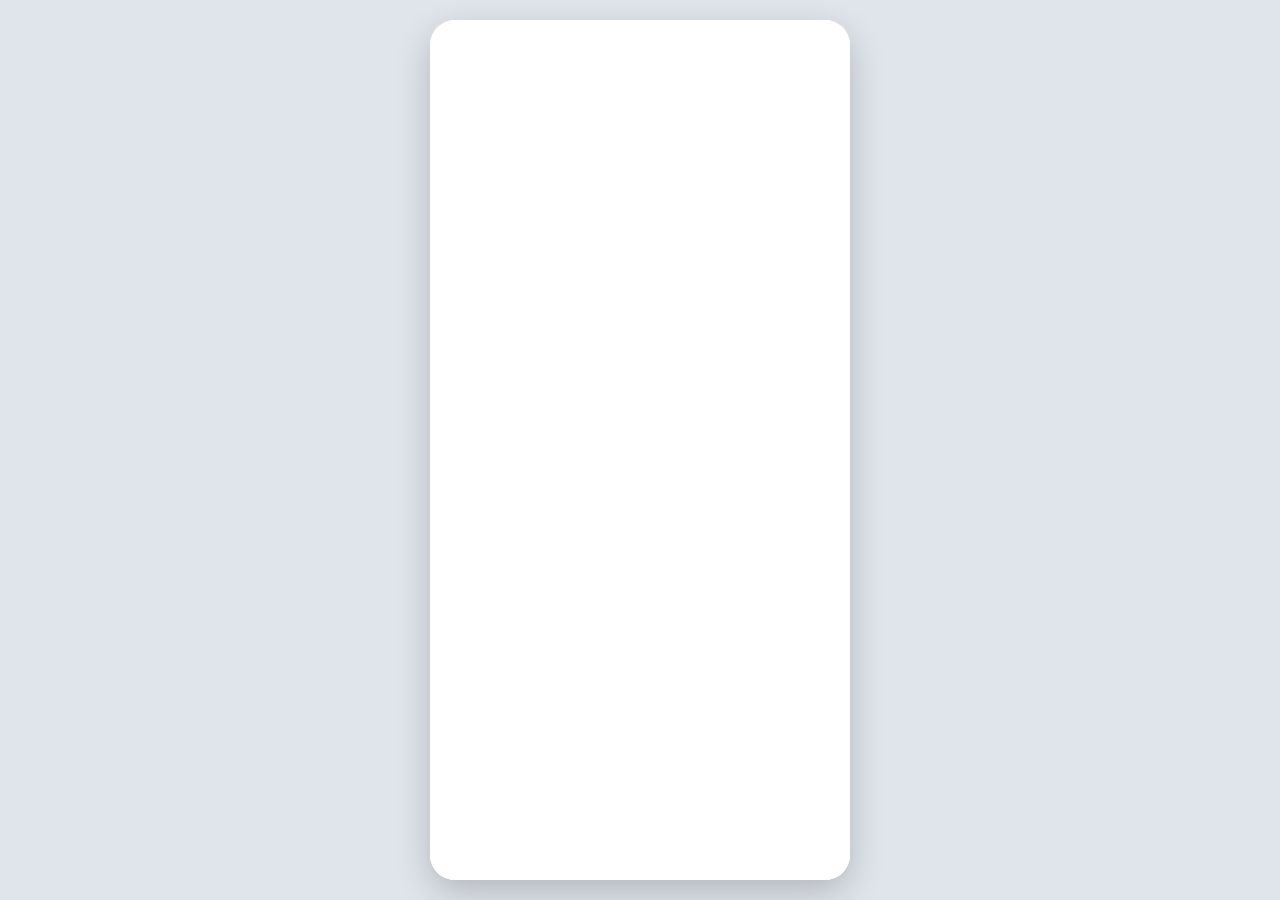
<file: index.html>
<!DOCTYPE html>
<html lang="id">
<head>
  <meta charset="UTF-8">
  <meta name="viewport" content="width=device-width, initial-scale=1.0">
  <title>Ivlist - Daftar Belanja Pintar</title>
  
  <!-- Styles -->
  <link rel="stylesheet" href="css/style.css">
  
  <!-- Fonts -->
  <link href="https://fonts.googleapis.com/css2?family=Poppins:wght@300;500;700&display=swap" rel="stylesheet">
</head>
<body>
  <div class="app-frame">
    <div class="splash-container">
      <div class="splash-content">
        <img src="images/LogoIvlist_cropped.png" alt="Ivlist Logo" class="app-logo">
        <div class="loader"></div>
      </div>
    </div>
  </div>

  <!-- Script -->
  <script src="js/script.js"></script>
</body> 
</html>
</file>
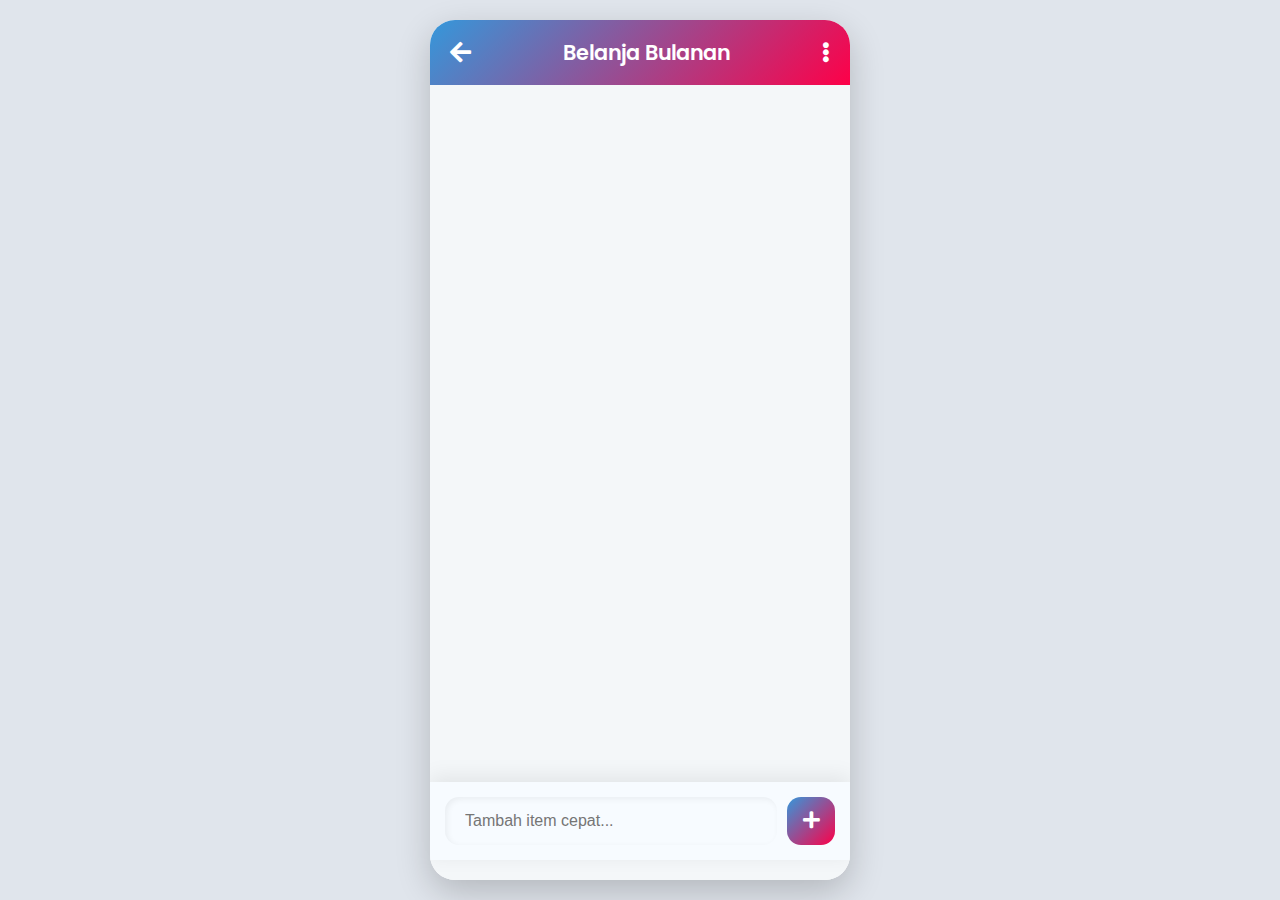
<file: belanja-detail.html>
<!DOCTYPE html>
<html lang="id">
<head>
  <meta charset="UTF-8">
  <meta name="viewport" content="width=device-width, initial-scale=1.0">
  <title>Detail Daftar - Ivlist</title>
  <link rel="stylesheet" href="css/style.css">
  <link href="https://fonts.googleapis.com/css2?family=Poppins:wght@400;500;600;700&display=swap" rel="stylesheet">
  <link rel="stylesheet" href="https://cdnjs.cloudflare.com/ajax/libs/font-awesome/5.15.4/css/all.min.css">
</head>
<body>
  <div class="app-frame">
    <div class="page-container">
      
      <!-- HEADER -->
      <header class="page-header detail-header">
        <a href="list.html" class="back-btn" aria-label="Kembali">
          <i class="fas fa-arrow-left"></i>
        </a>
        <h1>Belanja Bulanan</h1>
        <button class="options-btn" aria-label="Opsi lainnya">
          <i class="fas fa-ellipsis-v"></i>
        </button>
      </header>

      <!-- MAIN CONTENT -->
      <main class="page-main-content">
        <!-- Progress -->
        <div class="list-progress-section anim-fade-in-up" style="--delay: 0.1s;">
          <div class="progress-text">
            <span class="progress-label">Progress Belanja</span>
            <span class="progress-count" id="progressCount">0 / 0 Item</span>
          </div>
          <div class="progress-bar">
            <div class="progress-fill" id="progressBarFill" style="width: 0%;"></div>
          </div>
        </div>

        <!-- Perlu dibeli -->
        <div class="item-category anim-fade-in-up" style="--delay: 0.2s;">
          <h2>Perlu dibeli</h2>
          <div class="items-container" id="pendingItemsContainer"></div>
        </div>

        <!-- Sudah dibeli -->
        <div class="item-category anim-fade-in-up" style="--delay: 0.3s;">
          <h2>Sudah dibeli</h2>
          <div class="items-container" id="completedItemsContainer"></div>
        </div>
      </main>

      <!-- Quick Add -->
      <div class="quick-add-bar">
        <input type="text" id="quickAddItemInput" placeholder="Tambah item cepat...">
        <button class="btn-add-quick" id="addQuickItemBtn">
          <i class="fas fa-plus"></i>
        </button>
      </div>

    </div>
  </div>

  <!-- SCRIPT -->
  <script src="js/script.js"></script>
</body>
</html>
</file>
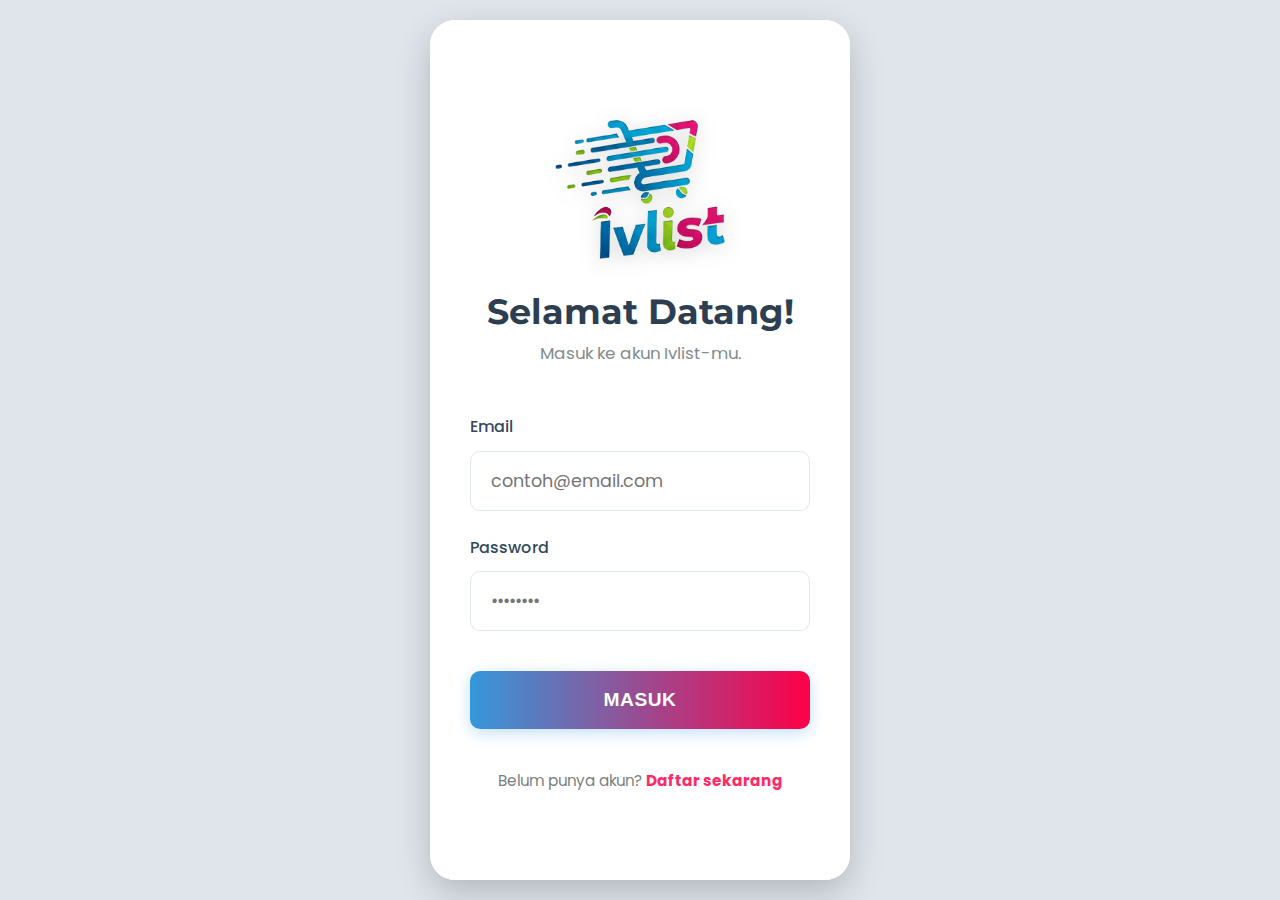
<file: login.html>
<!DOCTYPE html>
<html lang="id">
<head>
    <meta charset="UTF-8">
    <meta name="viewport" content="width=device-width, initial-scale=1.0">
    <title>Masuk - Ivlist</title>
    <link rel="stylesheet" href="css/style.css">
    <link href="https://fonts.googleapis.com/css2?family=Montserrat:wght@500;700&family=Poppins:wght@400;500;700&display=swap" rel="stylesheet">
</head>
<body>
    <div class="app-frame">
        <div class="login-container">
            
            <header class="login-header">
                <img src="images/LogoIvlist_cropped.png" alt="Ivlist Logo" class="app-logo-small">
                <h2>Selamat Datang!</h2>
                <p>Masuk ke akun Ivlist-mu.</p>
            </header>

            <form class="login-form">
                <div class="input-group">
                    <label for="email">Email</label>
                    <input type="email" id="email" name="email" placeholder="contoh@email.com" required>
                </div>
                <div class="input-group">
                    <label for="password">Password</label>
                    <input type="password" id="password" name="password" placeholder="••••••••" required>
                </div>
                <button type="submit" class="btn btn-primary">Masuk</button>
            </form>

            <footer class="login-footer">
                <p>Belum punya akun? <a href="register.html">Daftar sekarang</a></p>
            </footer>

        </div>
    </div>
    <script src="js/script.js"></script>
</body>
</html>
</file>
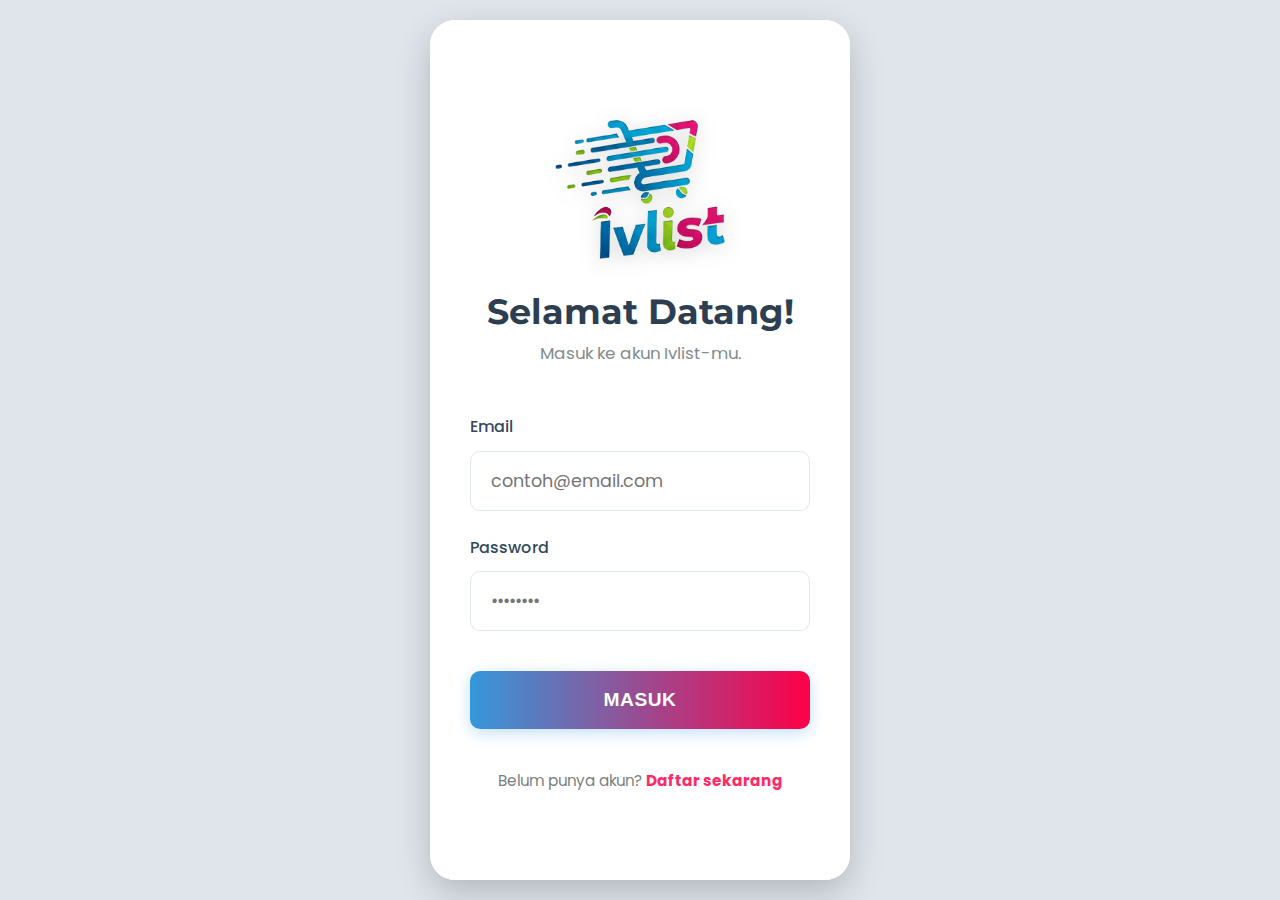
<file: profil.html>
<!DOCTYPE html>
<html lang="id">
<head>
    <meta charset="UTF-8">
    <meta name="viewport" content="width=device-width, initial-scale=1.0">
    <title>Profil - Ivlist</title>
    <link rel="stylesheet" href="css/style.css">
    <link href="https://fonts.googleapis.com/css2?family=Poppins:wght@400;500;600;700&display=swap" rel="stylesheet">
    <link rel="stylesheet" href="https://cdnjs.cloudflare.com/ajax/libs/font-awesome/5.15.4/css/all.min.css">
</head>
<body>
    <div class="app-frame">
        <div class="page-container">
            <header class="page-header detail-header">
                <h1>Profil Saya</h1>
                <button class="options-btn" aria-label="Opsi lainnya"><i class="fas fa-ellipsis-v"></i></button>
            </header>

            <main class="page-main-content profile-page">
                <div class="profile-card anim-fade-in-up" style="--delay: 0.1s;">
                    <div class="profile-avatar-wrapper">
                        <img id="profile-avatar" src="" alt="Avatar Pengguna">
                    </div>
                    <h2 id="profile-username">Nama Pengguna</h2>
                    <p id="profile-email">email@pengguna.com</p>
                </div>

                <div class="profile-menu anim-fade-in-up" style="--delay: 0.2s;">
                    <a href="#" class="menu-item">
                        <div class="menu-item-content">
                            <i class="fas fa-user-edit"></i>
                            <span>Edit Profil</span>
                        </div>
                        <i class="fas fa-chevron-right"></i>
                    </a>
                    <a href="#" class="menu-item">
                        <div class="menu-item-content">
                            <i class="fas fa-cog"></i>
                            <span>Pengaturan</span>
                        </div>
                        <i class="fas fa-chevron-right"></i>
                    </a>
                    <a href="#" class="menu-item">
                        <div class="menu-item-content">
                            <i class="fas fa-question-circle"></i>
                            <span>Bantuan</span>
                        </div>
                        <i class="fas fa-chevron-right"></i>
                    </a>
                    <a href="#" class="menu-item logout-btn">
                        <div class="menu-item-content">
                            <i class="fas fa-sign-out-alt"></i>
                            <span>Logout</span>
                        </div>
                        <i class="fas fa-chevron-right"></i>
                    </a>
                </div>
            </main>

            <nav class="bottom-nav">
                <a href="home.html" class="nav-item"><i class="fas fa-home"></i></a>
                <a href="list.html" class="nav-item"><i class="fas fa-list-alt"></i></a>
                <a href="profil.html" class="nav-item active"><i class="fas fa-user"></i></a>
            </nav>
        </div>
    </div>
    <script src="js/script.js"></script>
</body>
</html>
</file>
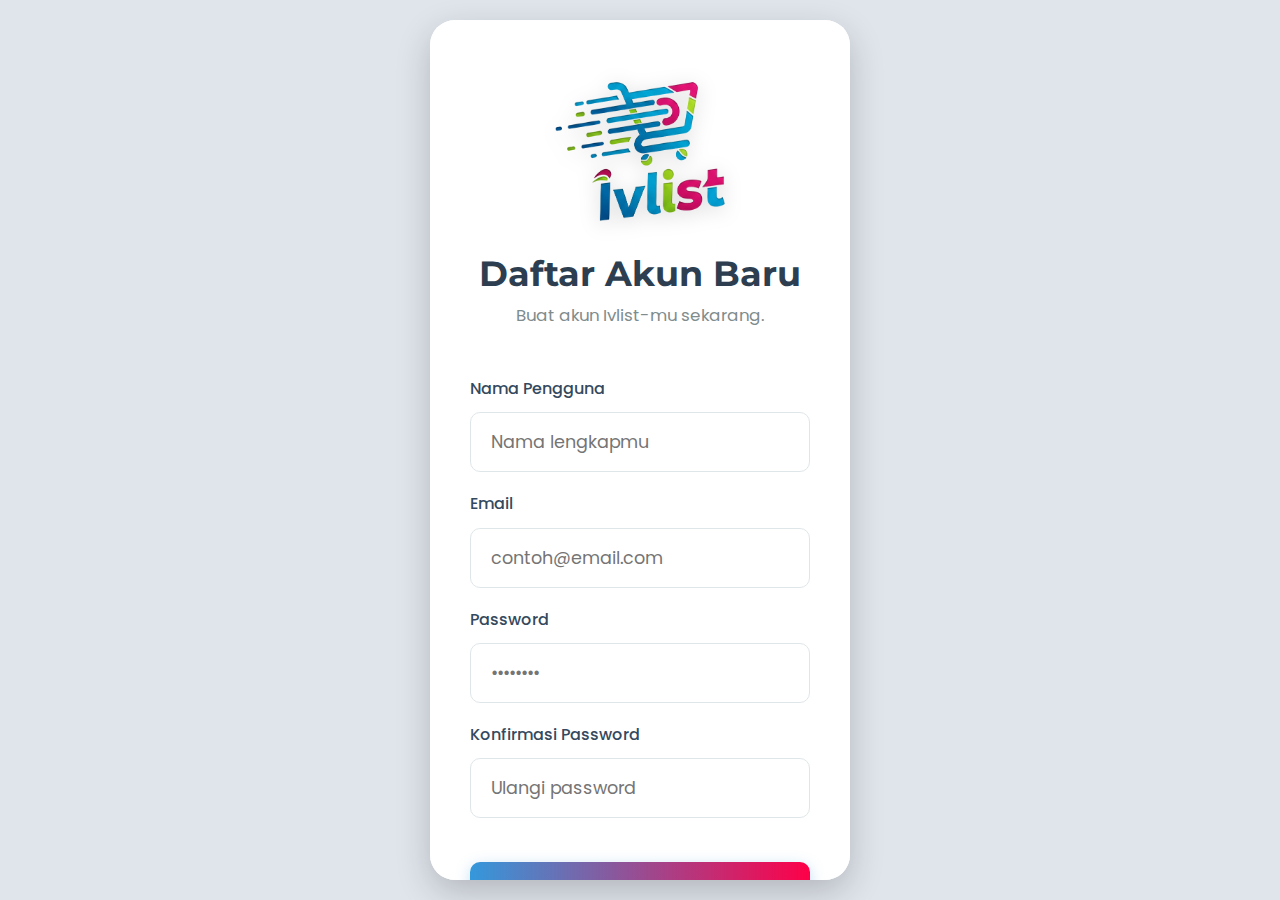
<file: register.html>
<!DOCTYPE html>
<html lang="id">
<head>
    <meta charset="UTF-8">
    <meta name="viewport" content="width=device-width, initial-scale=1.0">
    <title>Daftar Akun - Ivlist</title>
    <link rel="stylesheet" href="css/style.css">
    <link href="https://fonts.googleapis.com/css2?family=Montserrat:wght@500;700&family=Poppins:wght@400;500;700&display=swap" rel="stylesheet">
</head>
<body>
    <div class="app-frame">
        <div class="register-container">
            
            <header class="register-header">
                <img src="images/LogoIvlist_cropped.png" alt="Ivlist Logo" class="app-logo-small">
                <h2>Daftar Akun Baru</h2>
                <p>Buat akun Ivlist-mu sekarang.</p>
            </header>

            <form class="register-form">
                <div class="input-group">
                    <label for="username">Nama Pengguna</label>
                    <input type="text" id="username" name="username" placeholder="Nama lengkapmu" required>
                </div>
                <div class="input-group">
                    <label for="email">Email</label>
                    <input type="email" id="email" name="email" placeholder="contoh@email.com" required>
                </div>
                <div class="input-group">
                    <label for="password">Password</label>
                    <input type="password" id="password" name="password" placeholder="••••••••" required>
                </div>
                <div class="input-group">
                    <label for="confirm-password">Konfirmasi Password</label>
                    <input type="password" id="confirm-password" name="confirm-password" placeholder="Ulangi password" required>
                </div>
                <button type="submit" class="btn btn-primary">Daftar</button>
            </form>

            <footer class="register-footer">
                <p>Sudah punya akun? <a href="login.html">Masuk sekarang</a></p>
            </footer>

        </div>
    </div>
    <script src="js/script.js"></script>
</body>
</html>
</file>
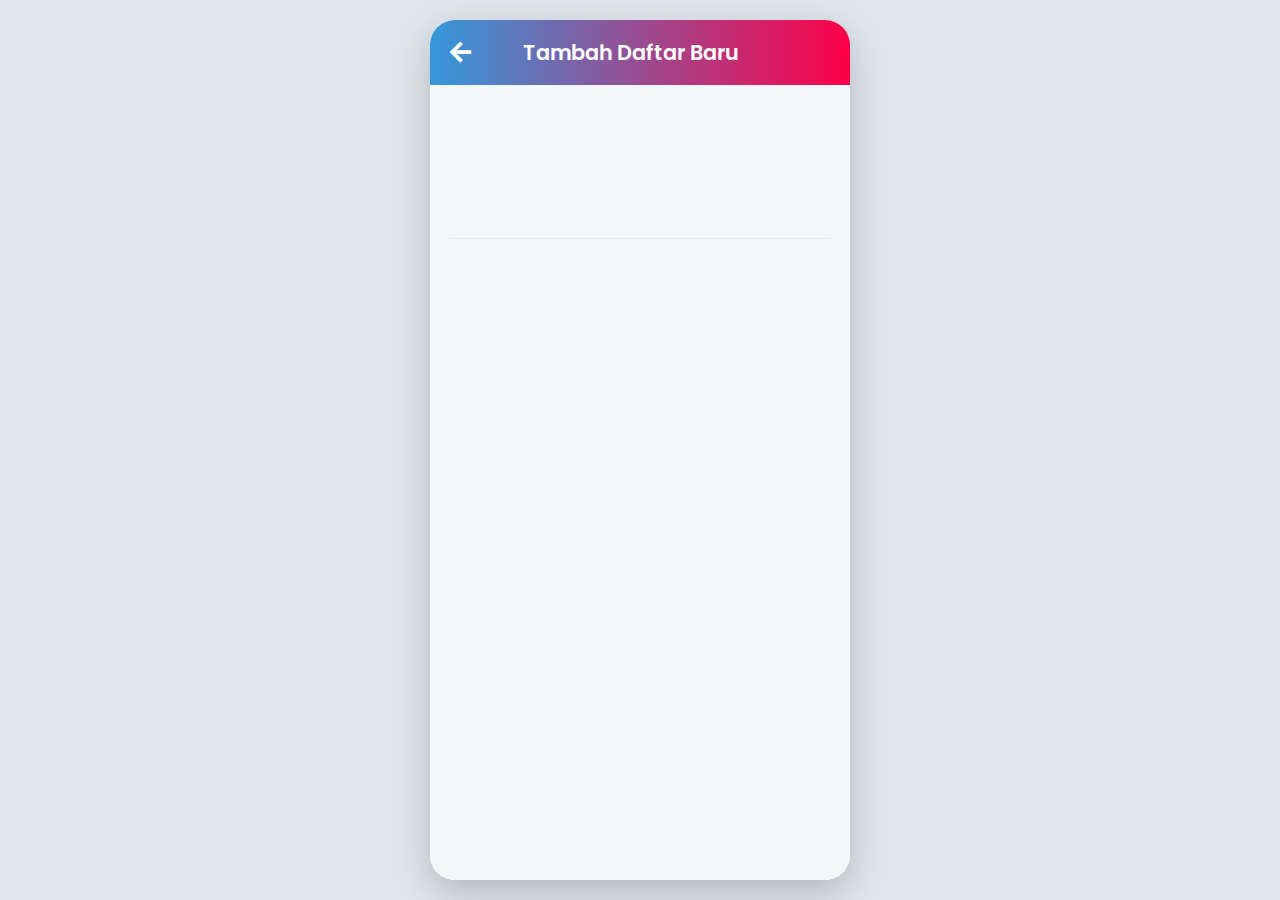
<file: tambahbelanja.html>
<!DOCTYPE html>
<html lang="id">
<head>
    <meta charset="UTF-8">
    <meta name="viewport" content="width=device-width, initial-scale=1.0">
    <title>Tambah Daftar - Ivlist</title>
    <link rel="stylesheet" href="css/style.css">
    <link href="https://fonts.googleapis.com/css2?family=Poppins:wght@400;500;600;700&display=swap" rel="stylesheet">
    <link rel="stylesheet" href="https://cdnjs.cloudflare.com/ajax/libs/font-awesome/5.15.4/css/all.min.css">
</head>
<body>
    <div class="app-frame">
        <div class="page-container"> 
            <header class="page-header">
                <a href="list.html" class="back-btn" aria-label="Kembali">
                    <i class="fas fa-arrow-left"></i>
                </a>
                <h1>Tambah Daftar Baru</h1>
                <div style="width: 40px;"></div>
            </header>

            <main class="page-main-content">
                <form id="add-list-form">
                    <div class="form-group anim-fade-in-up" style="--delay: 0.1s;">
                        <label for="listName">Nama Daftar Belanja</label>
                        <input type="text" id="listName" name="listName" placeholder="Contoh: Belanja Bulanan" required>
                    </div>

                    <hr class="form-divider anim-fade-in-up" style="--delay: 0.2s;">

                    <div class="add-item-section anim-fade-in-up" style="--delay: 0.3s;">
                        <h3 class="section-title">Tambahkan Item</h3>
                        <div class="add-item-form">
                            <input type="text" id="itemName" placeholder="Nama Barang (e.g., Apel)">
                            <div class="item-details-grid">
                                <input type="number" id="itemQty" placeholder="Jumlah">
                                <input type="text" id="itemUnit" placeholder="Satuan (e.g., Kg, Pcs)">
                            </div>
                            <input type="text" id="itemNotes" placeholder="Keterangan (opsional)">
                            <button type="button" class="btn-add-item">
                                <i class="fas fa-plus"></i> Tambah Item
                            </button>
                        </div>
                    </div>

                    <div class="added-items-container anim-fade-in-up" style="--delay: 0.4s;">
                        <h3 class="section-title">Daftar Item (2)</h3>
                        <div id="added-items-list">
                            <div class="list-item-preview">
                                <div class="item-info">
                                    <span class="item-name">Apel Fuji</span>
                                    <span class="item-details">2 Kg - Beli yang manis</span>
                                </div>
                                <button type="button" class="delete-item-btn"><i class="fas fa-times"></i></button>
                            </div>
                            <div class="list-item-preview">
                                <div class="item-info">
                                    <span class="item-name">Susu UHT Full Cream</span>
                                    <span class="item-details">4 Pcs</span>
                                </div>
                                <button type="button" class="delete-item-btn"><i class="fas fa-times"></i></button>
                            </div>
                        </div>
                    </div>

                    <button type="submit" class="btn btn-primary btn-full-width anim-fade-in-up" style="--delay: 0.5s;">
                        Simpan Daftar Belanja
                    </button>
                </form>
            </main>
        </div>
    </div>
    <script src="js/script.js"></script>
</body>
</html>
</file>
<file: css/style.css>
/* =================================
   GLOBAL STYLES & FONT IMPORT
   ================================= */
* {
    margin: 0;
    padding: 0;
    box-sizing: border-box;
}

/* Mengimport font dari Google Fonts */
/* Pastikan ini ada di <head> HTML Anda atau di paling atas file CSS jika tidak */
/* @import url('https://fonts.googleapis.com/css2?family=Montserrat:wght@500;700&family=Poppins:wght@400;500;700&display=swap'); */

body {
    font-family:'Poppins', sans-serif; /* Prioritaskan Montserrat, fallback ke Poppins */
    -webkit-font-smoothing: antialiased; /* Memperhalus teks di WebKit/Chrome */
    -moz-osx-font-smoothing: grayscale; /* Memperhalus teks di Firefox */
    transition: opacity 0.5s ease-out; /* Transisi untuk fade-out halaman */
    background-color: #e0e5ec; /* Warna latar belakang di luar bingkai HP */
    display: flex;
    justify-content: center;
    align-items: center;
    min-height: 100vh; /* Memastikan body mengisi seluruh tinggi viewport */
    overflow: hidden; /* Mencegah scroll body jika app-frame lebih besar dari viewport */
}

/* =================================
   APP FRAME (BINGKAI LAYAR HP)
   ================================= */
.app-frame {
    width: 100%; /* Lebar default 100% untuk mobile */
    height: 100vh; /* Tinggi default 100vh untuk mobile */
    max-width: 420px; /* Lebar maksimal seperti HP di desktop */
    max-height: 800px; /* Tinggi maksimal seperti HP di desktop */
    background: #fff; /* Latar belakang putih untuk aplikasi */
    border-radius: 25px; /* Sudut membulat bingkai */
    box-shadow: 0 12px 35px rgba(0, 0, 0, 0.2); /* Bayangan bingkai yang modern */
    overflow: hidden; /* Konten di dalam tidak boleh keluar bingkai */
    display: flex; /* Menggunakan flexbox agar splash-container bisa mengisi penuh */
    flex-direction: column; /* Konten utama akan tersusun vertikal */
}

/* =================================
   GAYA UNTUK HALAMAN SPLASH/INDEX
   ================================= */
.splash-container {
    display: flex;
    justify-content: center;
    align-items: center;
    flex-direction: column; /* Logo dan loader tersusun vertikal */
    width: 100%;
    height: 100%;
    text-align: center;
    padding: 20px;
    background: white; /* Latar belakang putih bersih */
    flex-grow: 1; /* Memastikan container splash mengisi penuh app-frame */
}

.splash-content {
    /* Konten splash (logo & loader) akan terlihat setelah animasi fade-in */
    opacity: 0; /* Mulai dengan transparan */
    animation: fade-in 1s ease-out forwards; /* Animasi fade-in */
}

.app-logo {
    width: 160px; /* Ukuran logo */
    margin-bottom: 2.5rem; /* Jarak antara logo dan loader */
    animation: bounce-in 1.2s ease forwards; /* Animasi muncul bouncing */
    filter: drop-shadow(0 4px 10px rgba(0, 0, 0, 0.15)); /* Bayangan lembut pada logo */
}

/* =================================
   KEREN DUAL-RING LOADER
   ================================= */
.loader {
    position: relative;
    width: 60px;
    height: 60px;
    margin: 0 auto; /* Tengah secara horizontal */
}

.loader::before,
.loader::after {
    content: "";
    position: absolute;
    border: 4px solid transparent; /* Border transparan sebagai dasar */
    border-radius: 50%;
    width: 100%;
    height: 100%;
    top: 0;
    left: 0;
    animation: spin 1.2s cubic-bezier(0.68, -0.55, 0.27, 1.55) infinite; /* Animasi spin */
}

.loader::before {
    border-top: 4px solid #3498db; /* Warna biru dari logo */
    border-left: 4px solid #3498db;
    border-right: 4px solid rgba(52, 152, 219, 0.3); /* Warna biru transparan untuk bagian bawah */
}

.loader::after {
    border-bottom: 4px solid #fe0048; /* Warna pink dari logo */
    border-right: 4px solid #fe0048;
    border-top: 4px solid rgba(254, 0, 72, 0.3); /* Warna pink transparan */
    width: 70%; /* Cincin kedua lebih kecil */
    height: 70%;
    top: 15%; /* Posisikan di tengah cincin pertama */
    left: 15%;
    animation: spin 1.8s cubic-bezier(0.68, -0.55, 0.27, 1.55) infinite reverse; /* Animasi spin terbalik */
}

/* =================================
   KEYFRAME ANIMATIONS
   ================================= */
@keyframes spin {
    0% { transform: rotate(0deg); }
    100% { transform: rotate(360deg); }
}

@keyframes fade-in {
    from { opacity: 0; }
    to { opacity: 1; }
}

@keyframes bounce-in {
    0% { opacity: 0; transform: scale(0.7); } /* Mulai dari lebih kecil */
    60% { opacity: 1; transform: scale(1.1); } /* Sedikit membesar */
    100% { transform: scale(1); } /* Kembali ke ukuran normal */
}

/* =================================
   PAGE TRANSITION EFFECT
   ================================= */
body.fade-out {
    opacity: 0;
}

/* =================================
   RESPONSIVE DESIGN (MEDIA QUERIES)
   ================================= */

/* Untuk layar yang lebih lebar dari HP (tablet, desktop kecil) */
@media (min-width: 421px) {
    .app-frame {
        max-height: calc(100vh - 40px); /* Beri sedikit ruang di atas/bawah di desktop */
        margin: 20px auto; /* Tengah secara horizontal dengan margin atas/bawah */
    }

    /* Penyesuaian kecil untuk logo dan loader jika diperlukan pada layar yang lebih besar
       Namun, untuk splash screen, ukuran HP sudah ideal */
    .app-logo {
        width: 180px; /* Sedikit lebih besar di layar yang lebih besar */
    }
    .loader {
        width: 70px;
        height: 70px;
    }
    .loader::before, .loader::after {
        border-width: 5px; /* Border lebih tebal */
    }
}

/* =================================
   GAYA UNTUK HALAMAN LOGIN
   ================================= */

.login-container {
    width: 100%;
    /* Padding disesuaikan untuk presisi, atas dan bawah lebih besar */
    padding: 50px 30px 40px 30px; 
    display: flex;
    flex-direction: column;
    justify-content: center; /* Akan menyesuaikan konten secara vertikal */
    background-color: #ffffff;
    overflow-y: auto; /* Memungkinkan scroll jika konten melebihi tinggi */
    flex-grow: 1; /* Memastikan login-container mengisi penuh app-frame */
}

/* Header Login */
.login-header {
    text-align: center;
    margin-bottom: 3rem; /* Margin bawah yang lebih besar untuk pemisahan */
}

.app-logo-small {
    width: 150px; /* Ukuran logo */
    margin-bottom: 1.5rem; /* Jarak antara logo dan judul */
    filter: drop-shadow(0 4px 10px rgba(0, 0, 0, 0.15)); /* Bayangan lembut pada logo */
}

.login-header h2 {
    font-family: 'Montserrat', sans-serif;
    font-size: 2rem;
    font-weight: 700;
    color: #2c3e50; /* Warna teks yang elegan */
    margin-bottom: 0.5rem; /* Jarak antara judul dan deskripsi */
}

.login-header p {
    color: #7f8c8d;
    font-size: 1rem;
    line-height: 1.5; /* Spasi antar baris */
}

/* Form Styling */
.login-form {
    width: 100%;
}

.input-group {
    margin-bottom: 1.5rem; /* Jarak antar grup input */
}

.input-group label {
    display: block;
    margin-bottom: 0.7rem; /* Jarak antara label dan input field */
    font-weight: 500;
    color: #34495e;
    font-size: 0.95rem;
}

.input-group input {
    width: 100%;
    padding: 14px 18px; /* Padding dalam input field */
    border: 1px solid #dfe6e9;
    border-radius: 10px; /* Sudut membulat */
    font-size: 1.05rem;
    font-family: 'Poppins', sans-serif;
    transition: border-color 0.3s, box-shadow 0.3s; /* Transisi halus saat fokus */
}

.input-group input:focus {
    outline: none; /* Hilangkan outline default */
    border-color: #3498db; /* Warna biru dari logo saat fokus */
    box-shadow: 0 0 0 4px rgba(52, 152, 219, 0.2); /* Bayangan lembut saat fokus */
}

/* Tombol Aksi */
.btn {
    width: 100%;
    padding: 16px; /* Padding tombol */
    border: none;
    border-radius: 10px; /* Sudut membulat */
    font-size: 1.1rem;
    font-weight: 700;
    cursor: pointer;
    transition: transform 0.2s, box-shadow 0.2s; /* Efek hover */
    letter-spacing: 0.5px; /* Spasi antar huruf */
    text-transform: uppercase; /* Huruf kapital */
}

.btn:hover {
    transform: translateY(-3px); /* Tombol sedikit naik saat hover */
    box-shadow: 0 6px 20px rgba(0, 0, 0, 0.15); /* Bayangan lebih kuat saat hover */
}

.btn-primary {
    background: linear-gradient(90deg, #3498db, #fe0048); /* Gradien warna dari logo */
    color: white;
    box-shadow: 0 4px 15px rgba(52, 152, 219, 0.3); /* Bayangan biru di bawah tombol */
    margin-top: 1rem; /* Jarak dari input terakhir */
}

/* Footer Login */
.login-footer {
    text-align: center;
    margin-top: 2.5rem; /* Jarak dari tombol */
    color: #787f80;
    font-size: 0.95rem;
}

.login-footer a {
    color: #ff2965; /* Warna pink dari logo untuk link */
    font-weight: 700;
    text-decoration: none;
    transition: color 0.3s; /* Transisi warna pada link */
}

.login-footer a:hover {
    color: #ff0048; /* Pink sedikit lebih gelap saat hover */
}

/* =================================
   RESPONSIVE DESIGN (MEDIA QUERIES)
   ================================= */

/* Penyesuaian untuk layar yang lebih lebar dari ukuran HP standar */
@media (min-width: 421px) {
    /* app-frame sudah diatur di bagian global/index.css */

    .login-container {
        padding: 60px 40px 50px 40px; /* Padding lebih besar untuk layar lebih lebar */
    }

    .app-logo-small {
        width: 170px; /* Logo sedikit lebih besar */
    }

    .login-header h2 {
        font-size: 2.2rem; /* Judul lebih besar */
    }

    .login-header p {
        font-size: 1.05rem; /* Deskripsi lebih besar */
    }

    .input-group label {
        font-size: 1rem; /* Label input lebih besar */
    }

    .input-group input {
        padding: 16px 20px; /* Input padding lebih besar */
        font-size: 1.1rem; /* Font input lebih besar */
    }

    .btn {
        padding: 18px; /* Tombol padding lebih besar */
        font-size: 1.2rem; /* Font tombol lebih besar */
    }
}

/* Tidak perlu media query terpisah untuk 1024px+ karena app-frame sudah membatasi max-width */
/* Jika Anda ingin gaya yang benar-benar berbeda untuk desktop, baru tambahkan di sini */

/* =================================
   GAYA UNTUK HALAMAN REGISTRASI
   ================================= */

.register-container {
    width: 100%;
    /* Padding disesuaikan: atas lebih lega, bawah juga */
    padding: 50px 30px 40px 30px; /* Konsisten dengan login container */
    display: flex;
    flex-direction: column;
    /* justify-content: flex-start; */ /* Awalnya konten dari atas */
    /* Pastikan justify-content: center DIHAPUS, flex-grow: 1, dan overflow-y: auto bekerja */
    background-color: #ffffff;
    overflow-y: auto; /* Memungkinkan scroll jika konten melebihi tinggi */
    flex-grow: 1; /* Memastikan register-container mengisi penuh app-frame */
}

/* Header Registrasi */
.register-header {
    text-align: center;
    margin-bottom: 3rem; /* Konsisten dengan login-header */
    /* margin-top: 0; */ /* Pastikan tidak ada margin-top yang aneh */
}

/* Logo di Registrasi */
.register-header .app-logo-small {
    width: 150px; /* Konsisten dengan login */
    margin-bottom: 1.5rem; /* Konsisten dengan login */
    filter: drop-shadow(0 4px 10px rgba(0, 0, 0, 0.15)); /* Konsisten dengan login */
}

/* Judul Registrasi */
.register-header h2 {
    font-family: 'Montserrat', sans-serif;
    font-size: 2rem; /* Konsisten dengan login */
    font-weight: 700;
    color: #2c3e50;
    margin-bottom: 0.5rem;
}

/* Deskripsi Registrasi */
.register-header p {
    color: #7f8c8d;
    font-size: 1rem;
    line-height: 1.5; /* Konsisten dengan login */
}

/* Form Registrasi */
.register-form {
    width: 100%;
}

/* Input Group di Registrasi */
.register-container .input-group {
    margin-bottom: 1.2rem; /* Sedikit lebih kecil karena ada lebih banyak field, jika perlu */
}

/* Label dan Input di Registrasi */
.register-container .input-group label {
    display: block;
    margin-bottom: 0.7rem;
    font-weight: 500;
    color: #34495e;
    font-size: 0.95rem;
}

.register-container .input-group input {
    width: 100%;
    padding: 14px 18px;
    border: 1px solid #dfe6e9;
    border-radius: 10px;
    font-size: 1.05rem;
    font-family: 'Poppins', sans-serif;
    transition: border-color 0.3s, box-shadow 0.3s;
}

.register-container .input-group input:focus {
    outline: none;
    border-color: #3498db;
    box-shadow: 0 0 0 4px rgba(52, 152, 219, 0.2);
}

/* Tombol Daftar */
.register-form .btn-primary {
    margin-top: 1.5rem; /* Jarak dari input terakhir yang lebih lega */
    background: linear-gradient(90deg, #3498db, #fe0048);
    color: white;
    box-shadow: 0 4px 15px rgba(52, 152, 219, 0.3);
    /* Gunakan gaya btn global untuk padding, font-size, dll. */
    /* Jika ada gaya khusus btn-primary yang perlu ditimpa, bisa di sini */
}

/* Footer Registrasi */
.register-footer {
    text-align: center;
    margin-top: 2.5rem; /* Jarak dari tombol, konsisten dengan login */
    color: #787f80;
    font-size: 0.95rem;
}

.register-footer a {
    color: #23a2f7; /* Warna biru untuk link masuk */
    font-weight: 700;
    text-decoration: none;
    transition: color 0.3s;
}

.register-footer a:hover {
    color: #0099ff; /* Biru sedikit lebih gelap saat hover */
}

/* =================================
   RESPONSIVE DESIGN (MEDIA QUERIES)
   ================================= */

/* Penyesuaian untuk layar yang lebih lebar dari ukuran HP standar */
@media (min-width: 421px) {
    .register-container {
        padding: 60px 40px 50px 40px; /* Padding lebih besar untuk layar lebih lebar, konsisten dengan login */
    }

    .register-header .app-logo-small {
        width: 170px; /* Logo sedikit lebih besar, konsisten dengan login */
    }

    .register-header h2 {
        font-size: 2.2rem; /* Judul lebih besar, konsisten dengan login */
    }

    .register-header p {
        font-size: 1.05rem; /* Deskripsi lebih besar, konsisten dengan login */
    }

    .register-container .input-group label {
        font-size: 1rem; /* Label input lebih besar, konsisten dengan login */
    }

    .register-container .input-group input {
        padding: 16px 20px; /* Input padding lebih besar, konsisten dengan login */
        font-size: 1.1rem; /* Font input lebih besar, konsisten dengan login */
    }

    .register-form .btn-primary {
        padding: 18px; /* Tombol padding lebih besar, konsisten dengan login */
        font-size: 1.2rem; /* Font tombol lebih besar, konsisten dengan login */
    }
}

/* =================================
   GAYA MODERN UNTUK HALAMAN HOME
   ================================= */

/* Variabel Desain */
:root {
  --primary-color: #3498db;
  --accent-color: #fe0048;
  --text-primary: #2c3e50;
  --text-secondary: #7f8c8d;
  --bg-light: #f4f7f9;
  --bg-white: #ffffff;
  --radius-md: 16px;
  --radius-lg: 20px;
  --shadow-soft: 0 4px 12px rgba(0, 0, 0, 0.06);
  --shadow-medium: 0 8px 25px rgba(44, 62, 80, 0.1);
}

/* Animasi Masuk */
@keyframes fadeInUp {
  from {
    opacity: 0;
    transform: translateY(20px);
  }
  to {
    opacity: 1;
    transform: translateY(0);
  }
}
.anim-fade-in-up {
  animation: fadeInUp 0.6s ease-out forwards;
  opacity: 0;
  animation-delay: var(--delay, 0s);
}

/* Container Utama */
.home-container {
  display: flex;
  flex-direction: column;
  flex-grow: 1;
  background-color: var(--bg-light);
  overflow-y: auto;
}

/* Header & Bottom Nav dengan efek frosted glass */
.home-header,
.bottom-nav {
  position: sticky;
  left: 0;
  width: 100%;
  z-index: 1000;
  background-color: rgba(255, 255, 255, 0.85);
  backdrop-filter: blur(10px);
  -webkit-backdrop-filter: blur(10px);
}

/* Header Home */
.home-header {
  top: 0;
  display: flex;
  justify-content: space-between;
  align-items: center;
  padding: 15px 30px;
  border-bottom: 1px solid rgba(0, 0, 0, 0.05);
}
.home-header .header-left,
.home-header .header-right {
  display: flex;
  align-items: center;
  gap: 16px;
}
.header-logo {
  height: 40px;
  width: auto;
}
.home-header button {
  background: none;
  border: none;
  font-size: 1.5rem;
  color: #55616b;
  cursor: pointer;
  transition: color 0.3s;
}
.home-header button:hover {
  color: var(--primary-color);
}

/* Konten Utama */
.home-main-content {
  padding: 5px 20px 20px 20px;
  flex-grow: 1;
}

/* Welcome Card */
.welcome-card {
  background: linear-gradient(135deg, var(--primary-color), var(--accent-color));
  color: white;
  padding: 30px 25px;
  border-radius: var(--radius-lg);
  margin-bottom: 30px;
  box-shadow: var(--shadow-medium);
}
.welcome-card h2 {
  font-family: 'Poppins', sans-serif;
  font-size: 2rem;
  font-weight: 700;
  margin-bottom: 0.5rem;
}
.welcome-card p {
  font-size: 1rem;
  margin-bottom: 1.5rem;
  opacity: 0.9;
}
.welcome-card .btn-secondary {
  font-family: 'Poppins', sans-serif;
  background-color: var(--bg-white);
  color: var(--accent-color);
  padding: 12px 28px;
  border-radius: 10px;
  font-weight: 600;
  box-shadow: var(--shadow-soft);
  transition: transform 0.2s, box-shadow 0.2s;
}
.welcome-card .btn-secondary:hover {
  transform: translateY(-2px);
  box-shadow: 0 6px 15px rgba(0, 0, 0, 0.1);
}

/* Card Section Umum */
.card-section {
  background-color: var(--bg-white);
  padding: 20px;
  border-radius: var(--radius-lg);
  margin-bottom: 25px;
  box-shadow: var(--shadow-soft);
}
.card-section h3 {
  font-family: 'Poppins', sans-serif;
  font-size: 1.2rem;
  font-weight: 600;
  color: var(--text-primary);
  margin-bottom: 20px;
}

/* Statistik Belanja */
.stats-header {
  display: flex;
  justify-content: space-between;
  align-items: baseline;
  margin-bottom: 25px;
}
.stats-details-link {
  text-decoration: none;
  color: var(--primary-color);
  font-size: 0.9rem;
  font-weight: 500;
  transition: color 0.3s;
}
.stats-details-link:hover {
  color: var(--accent-color);
}
.stats-details-link i {
  margin-left: 5px;
}
.stats-body {
  display: flex;
  align-items: center;
  gap: 25px;
}

/* Donut Chart */
.progress-donut {
  width: 130px;
  height: 130px;
  border-radius: 50%;
  display: grid;
  place-items: center;
  flex-shrink: 0;
  background: conic-gradient(#0edc31 0% 67%, #f91b3c 67% 100%);
}
.donut-center {
  width: 100px;
  height: 100px;
  background-color: var(--bg-white);
  border-radius: 50%;
  display: flex;
  flex-direction: column;
  justify-content: center;
  align-items: center;
}
.donut-percentage {
  font-size: 2.2rem;
  font-weight: 700;
  color: var(--text-primary);
}
.donut-label {
  font-size: 0.9rem;
  font-weight: 500;
  color: var(--text-secondary);
}

/* Legenda Statistik */
.stats-legend {
  display: flex;
  flex-direction: column;
  gap: 20px;
  width: 100%;
}
.legend-item {
  display: flex;
  align-items: center;
  gap: 12px;
}
.legend-dot {
  width: 12px;
  height: 12px;
  border-radius: 50%;
  flex-shrink: 0;
}
.legend-dot.dot-done {
  background-color: #0edc31;
}
.legend-dot.dot-pending {
  background-color: #f91b3c;
}
.legend-text {
  display: flex;
  flex-direction: column;
}
.legend-label {
  font-size: 0.95rem;
  color: var(--text-secondary);
}
.legend-value {
  font-size: 1.1rem;
  font-weight: 600;
  color: var(--text-primary);
}

/* Responsive Statistik */
@media (max-width: 480px) {
  .stats-body {
    flex-direction: column;
    align-items: center;
    text-align: center;
    gap: 30px;
  }
  .stats-legend {
    align-items: center;
  }
  .legend-item {
    flex-direction: column;
    gap: 5px;
  }
}

/* Daftar Terbaru */
.list-item {
  display: flex;
  align-items: center;
  padding: 15px 5px;
  border-bottom: 1px solid #f0f0f0;
  cursor: pointer;
  transition: background-color 0.2s;
}
.list-item:last-child {
  border-bottom: none;
}
.list-item:hover {
  background-color: #f8f9fa;
}
.list-item-icon {
  width: 45px;
  height: 45px;
  border-radius: 12px;
  display: grid;
  place-items: center;
  margin-right: 15px;
  font-size: 1.3rem;
}
.list-item:nth-child(2) .list-item-icon {
  background-color: #eaf3fb;
  color: #3498db;
}
.list-item:nth-child(3) .list-item-icon {
  background-color: #e9f7ef;
  color: #2ecc71;
}
.list-item-content {
  flex-grow: 1;
  display: flex;
  flex-direction: column;
}
.list-item-content span {
  font-weight: 500;
  color: var(--text-primary);
}
.list-item .list-date {
  font-size: 0.85rem;
  color: var(--text-secondary);
}
.list-arrow {
  color: #bdc3c7;
  font-size: 0.9rem;
}

/* Bottom Navigation */
.bottom-nav {
  bottom: 0;
  display: flex;
  justify-content: space-around;
  align-items: center;
  height: 60px;
  padding: 5px 0;
  position: sticky;
  background: white;
  box-shadow: 0 -5px 20px rgba(0, 0, 0, 0.1);
}
.bottom-nav .nav-item {
  display: flex;
  justify-content: center;
  align-items: center;
  text-decoration: none;
  width: 50px;
  height: 50px;
  color: rgba(54, 52, 52, 0.7);
  font-size: 1.3rem;
  transition: all 0.3s ease;
}
.bottom-nav .nav-item i {
  margin-bottom: 0;
}
.bottom-nav .nav-item.active {
  color: var(--primary-color);
}
.bottom-nav .nav-item:hover {
  color: var(--accent-color);
}

/* =================================
   GAYA UNTUK HALAMAN DAFTAR (list.html)
   ================================= */

/* Layout Umum Halaman */
.page-container {
    display: flex;
    flex-direction: column;
    flex-grow: 1;
    background-color: var(--bg-light);
}

.page-header {
    display: flex;
    justify-content: space-between;
    align-items: center;
    padding: 15px 20px;
    background: linear-gradient(to right, var(--primary-color), var(--accent-color));
    position: sticky;
    top: 0;
    z-index: 1000;
}
.page-header h1 {
    font-size: 1.3rem;
    font-weight: 600;
    color: white;
}
.page-header .back-btn, .page-header .notification-btn {
   background: none;
  border: none;
  font-size: 1.5rem;
  color: #fff;
  cursor: pointer;
  transition: color 0.3s;
}

.page-main-content {
    padding: 20px;
    overflow-y: auto;
    flex-grow: 1;
}

/* Navigasi Tabs */
.tabs-container {
    display: flex;
    gap: 10px;
    margin-bottom: 25px;
}
.tab-item {
    flex-grow: 1;
    padding: 12px;
    font-size: 0.95rem;
    font-weight: 500;
    border-radius: 12px;
    border: none;
    background-color: var(--bg-white);
    color: var(--text-secondary);
    cursor: pointer;
    transition: all 0.3s ease;
}
.tab-item.active {
    background-color: var(--primary-color);
    color: white;
    box-shadow: 0 5px 15px rgba(52, 152, 219, 0.2);
}

/* --- Search Bar & Tombol Tambah (Presisi Final) --- */
.search-add-container {
    margin-bottom: 25px;
    display: flex;
    align-items: center; 
    gap: 12px;
}

.search-box {
    flex: 1;
    position: relative;
}

.search-box input, 
.btn-add {
    height: 48px;
    box-sizing: border-box;
    padding: 0 16px;
    border: 1px solid var(--border-color);
    font-size: 1rem;
    border-radius: var(--radius-md);
}

.search-box input {
    width: 100%;
    padding-right: 40px; 
    background: var(--bg-white);
    color: var(--text-primary);
    box-shadow: var(--shadow-soft);
    outline: none;
    transition: all 0.3s ease;
}

.search-box input:focus {
    border-color: var(--primary-color);
    box-shadow: 0 0 0 3px rgba(52, 152, 219, 0.2), var(--shadow-medium);
}

.search-box i {
    position: absolute; 
    right: 16px; 
    top: 50%; 
    transform: translateY(-50%); 
    color: var(--text-secondary); 
    pointer-events: none;
}

.btn-add {
    padding: 0 20px; 
    background: linear-gradient(135deg, var(--primary-color), var(--accent-color));
    color: #fff;
    border-color: transparent; 
    font-weight: 500;
    cursor: pointer;
    display: flex;
    align-items: center;
    gap: 8px;
    box-shadow: var(--shadow-soft);
    transition: all 0.3s ease;
}

.btn-add:hover {
    transform: translateY(-3px);
    box-shadow: var(--shadow-medium);
}

.btn-add i {
    font-size: 1.1rem;
}

/* Kartu Daftar Belanja */
.list-card {
    display: block;
    background-color: var(--bg-white);
    padding: 20px;
    border-radius: var(--radius-lg);
    margin-bottom: 15px;
    box-shadow: var(--shadow-soft);
    text-decoration: none;
    transition: transform 0.3s ease, box-shadow 0.3s ease;
}
.list-card:hover {
    transform: translateY(-5px);
    box-shadow: var(--shadow-medium);
}
.list-card .card-header {
    display: flex;
    justify-content: space-between;
    align-items: baseline;
    margin-bottom: 15px;
}
.list-card h3 {
    font-size: 1.1rem;
    font-weight: 600;
    color: var(--text-primary);
}
.list-card .item-count {
    font-size: 0.85rem;
    font-weight: 500;
    color: var(--accent-color);
}
.list-card .item-count.done {
    color: #06c656;
}

/* Progress Bar */
.progress-bar {
    width: 100%;
    height: 8px;
    background-color: #e9edf1;
    border-radius: 10px;
    overflow: hidden;
    margin-bottom: 15px;
}
.progress-fill {
    height: 100%;
    border-radius: 10px;
    background: var(--accent-color);
}
.progress-fill.done {
    background: #06c656;
}

.list-card .card-footer {
    font-size: 0.8rem;
    color: var(--text-secondary);
}

/* Tampilan Daftar Kosong (Empty State) */
.empty-state {
    text-align: center;
    padding: 50px 20px;
}
.empty-state .empty-icon {
    font-size: 4rem;
    color: #bdc3c7;
    margin-bottom: 20px;
}
.empty-state h2 {
    font-size: 1.5rem;
    color: var(--text-primary);
    margin-bottom: 10px;
}
.empty-state p {
    color: var(--text-secondary);
    margin-bottom: 25px;
}

/* =================================
   HALAMAN TAMBAH DAFTAR (tambahproduct.html)
   ================================= */
/* ================================
   FORM TAMBAH LIST - MODERN STYLE
================================= */
#add-list-form {
    display: flex;
    flex-direction: column;
    gap: 15px;
    animation: fadeInUp 0.5s ease;
}

/* Label & Title */
.form-group label, .section-title {
    display: block;
    margin-bottom: 20px;
    font-weight: 600;
    color: var(--primary-color);
    font-size: 1.05rem;

}
.section-title {
    margin-bottom: 15px;
    font-weight: 600;
    font-size: 1.05rem;
    letter-spacing: 0.3px;
    color: var(--primary-color);
}

/* Input */
#add-list-form input[type="text"],
#add-list-form input[type="number"] {
    width: 100%;
    height: 52px;
    padding: 0 20px;
    border: none;
    border-radius: var(--radius-md); 
    background: var(--bg-main, #f4f7f9);
    box-shadow: var(--shadow-pressed);
    color: var(--text-primary);
    font-size: 1rem;
    transition: all 0.3s ease;
}
#add-list-form input:focus { 
    outline: none; 
    box-shadow: 0 0 0 4px rgba(52,152,219,0.2), 
                inset 2px 2px 5px rgba(0,0,0,0.1), 
                inset -2px -2px 5px rgba(255,255,255,0.7);
}

/* Divider */
.form-divider {
    border: none;
    height: 1px;
    background: var(--border-color, #dfe6e9);
    margin: 20px 0;
    opacity: 0.7;
}

/* Form Tambah Item */
.add-item-form {
    display: flex;
    flex-direction: column;
    gap: 15px;
}
.item-details-grid {
    display: grid;
    grid-template-columns: 1fr 1fr;
    gap: 15px;
}

/* Tombol Tambah Item */
.btn-add-item {
    height: 52px;
    padding: 0 20px;
    background: #fff;
    color: var(--primary-color);
    border: none;
    border-radius: var(--radius-md);
    font-size: 1rem;
    font-weight: 600;
    cursor: pointer;
    display: flex;
    align-items: center;
    justify-content: center;
    gap: 10px;
    box-shadow: 0 4px 15px rgba(0,0,0,0.15);
    transition: all 0.3s ease;
}
.btn-add-item:hover {
    transform: translateY(-2px);
    box-shadow: 0 8px 20px rgba(0,0,0,0.2);
}
.btn-add-item:active {
    transform: scale(0.97);
    box-shadow: inset 2px 2px 5px rgba(0,0,0,0.15);
}

/* Daftar Item */
#added-items-list {
    display: flex;
    flex-direction: column;
    gap: 12px;
}
.list-item-preview {
    display: flex;
    align-items: center;
    justify-content: space-between;
    background: var(--bg-white, #fff);
    padding: 15px 18px;
    border-radius: var(--radius-md);
    box-shadow: var(--shadow-light, 0 4px 12px rgba(0,0,0,0.06));
    animation: fadeInUp 0.4s ease;
    transition: transform 0.2s ease, box-shadow 0.2s ease;
}
.list-item-preview:hover {
    transform: translateY(-2px);
    box-shadow: 0 6px 18px rgba(0,0,0,0.1);
}
.item-info {
    display: flex;
    flex-direction: column;
}
.item-name {
    font-weight: 600;
    color: var(--text-primary);
}
.item-details {
    font-size: 0.85rem;
    color: var(--text-secondary);
}

/* Tombol Hapus */
.delete-item-btn {
    background: transparent;
    border: none;
    color: var(--text-secondary);
    font-size: 1.3rem;
    cursor: pointer;
    padding: 6px;
    border-radius: 50%;
    transition: all 0.3s ease;
}
.delete-item-btn:hover {
    background: rgba(254,0,72,0.1);
    color: var(--accent-color);
    transform: scale(1.2);
}

/* Tombol Simpan */
.btn-full-width {
    width: 100%;
    margin-top: 80px;
    height: 55px;
    font-size: 1.1rem;
    font-weight: 700;
    border-radius: var(--radius-lg);
    background: var(--accent-color);
    color: #fff;
    box-shadow: 0 6px 18px rgba(0,0,0,0.15);
    transition: all 0.3s ease;
}
.btn-full-width:hover {
    transform: translateY(-3px);
    box-shadow: 0 10px 25px rgba(0,0,0,0.2);
}

/* Animasi */
@keyframes fadeInUp {
  from {
    opacity: 0;
    transform: translateY(15px);
  }
  to {
    opacity: 1;
    transform: translateY(0);
  }
}


/* =================================
   HALAMAN DETAIL DAFTAR (list-detail.html)
   ================================= */

/* Header Khusus Halaman Detail */
.detail-header {
    background: linear-gradient(135deg, var(--primary-color), var(--accent-color));
    box-shadow: none !important;
    border-bottom: 1px solid var(--border-color);
}
.detail-header h1,
.detail-header .back-btn,
.detail-header .options-btn {
    color: white;
}
.options-btn {
    background: none;
    border: none;
    font-size: 1.3rem;
    cursor: pointer;
}

/* Progress Section */
.list-progress-section {
    background-color: var(--bg-main);
    padding: 20px;
    margin: -20px -20px 25px -20px;
    border-bottom-left-radius: var(--radius-lg);
    border-bottom-right-radius: var(--radius-lg);
    box-shadow: var(--shadow-light);
}
.progress-text {
    display: flex;
    justify-content: space-between;
    margin-bottom: 12px;
    font-size: 0.9rem;
    font-weight: 500;
}
.progress-label { color: #0099ff;     font-size: 1rem;
    font-weight: 600; }
.progress-count { color: var(--text-primary); }
.progress-bar {
    height: 10px;
    background-color: var(--bg-card);
    border-radius: 10px;
    box-shadow: inset 1px 1px 3px rgba(0,0,0,0.08), inset -1px -1px 3px rgba(255,255,255,0.7);
}
.progress-fill {
    transition: width 0.5s ease-out; /* Animasi saat progress berubah */
}

/* Kategori & Item Belanja */
.item-category { margin-bottom: 30px; }
.item-category h2 {
    font-size: 1rem;
    font-weight: 600;
    color: #0099ff;
    letter-spacing: 0.5px;
    margin-bottom: 15px;
    padding-bottom: 10px;
    border-bottom: 1px solid var(--border-color);
}
.items-container { display: flex; flex-direction: column; gap: 12px; }

/* Komponen Item Belanja */
.shopping-item {
    display: flex;
    align-items: center;
    gap: 15px;
    background-color: var(--bg-main);
    padding: 15px;
    border-radius: var(--radius-md);
    box-shadow: var(--shadow-light);
    transition: all 0.4s ease;
    cursor: pointer;
}
.shopping-item:hover {
    transform: translateY(-3px);
    box-shadow: 0 5px 15px rgba(0,0,0,0.1);
}
.shopping-item.completed {
    opacity: 0.8;
    box-shadow: var(--shadow-pressed);
}
.shopping-item.completed .item-name {
    text-decoration: line-through;
    color: var(--text-secondary);
}

/* Checkbox Kustom */
.item-checkbox {
    width: 28px;
    height: 28px;
    border-radius: 50%;
    flex-shrink: 0;
    background-color: rgb(247, 163, 203);
    box-shadow: var(--shadow-pressed);
    display: grid;
    place-items: center;
    color: var(--text-light);
    font-size: 0.9rem;
    transition: all 0.3s ease;
}
.shopping-item.completed .item-checkbox {
    background: rgb(247, 163, 203);
    box-shadow: 0 4px 10px rgba(92, 184, 92, 0.4);
}

.item-content { flex-grow: 1; display: flex; flex-direction: column; }
.item-name { font-weight: 500; color: var(--text-primary); }
.item-details { font-size: 0.85rem; color: var(--text-secondary); }

.item-edit-btn {
    background: none;
    border: none;
    color: rgb(247, 163, 203);
    font-size: 1rem;
    cursor: pointer;
    opacity: 0;
    transition: all 0.3s;
    flex-shrink: 0;
}
.shopping-item:hover .item-edit-btn { opacity: 1; }

/* Quick Add Bar di Bawah */
.quick-add-bar {
    display: flex;
    gap: 10px;
    padding: 15px;
    background-color: var(--bg-main);
    box-shadow: 0 -5px 20px rgba(0,0,0,0.08);
    position: sticky;
    bottom: 20px; /* Tepat di atas bottom-nav */
    z-index: 1001;
}
.quick-add-bar input {
    flex-grow: 1;
    height: 48px;
    padding: 0 20px;
    border: none;
    border-radius: var(--radius-md);
    background-color: var(--bg-main);
    box-shadow: var(--shadow-pressed);
    font-size: 1rem;
    outline: none;
}
.btn-add-quick {
    width: 48px;
    height: 48px;
    flex-shrink: 0;
    border-radius: var(--radius-md);
    border: none;
    background: linear-gradient(135deg, var(--primary-color), var(--accent-color));
    color: white;
    font-size: 1.2rem;
    cursor: pointer;
    box-shadow: 0 6px 15px rgba(var(--primary-color), 0.3);
    transition: transform 0.2s;
}
.btn-add-quick:active {
    transform: scale(0.95);
}


/* =================================
   HALAMAN PROFIL (profil.html)
================================= */
.profile-page {
    padding: 25px 20px 90px; /* bawah dikasih ruang biar ga ketutup nav */
    background: var(--bg-light);
    min-height: 100%;
}

/* Kartu Profil Utama */
.profile-card {
    background: linear-gradient(135deg, var(--primary-color), var(--accent-color));
    padding: 35px 20px;
    margin-bottom: 30px;
    border-radius: var(--radius-lg);
    box-shadow: var(--shadow-medium);
    text-align: center;
    display: flex;
    flex-direction: column;
    align-items: center;
    color: #fff;
    animation: fadeInDown 0.5s ease;
}

/* Avatar dengan efek glowing */
.profile-avatar-wrapper {
    width: 110px;
    height: 110px;
    border-radius: 50%;
    background: rgba(255,255,255,0.15);
    box-shadow: 0 8px 25px rgba(0,0,0,0.25);
    padding: 6px;
    margin-bottom: 20px;
    position: relative;
    overflow: hidden;
    animation: pulseGlow 3s infinite ease-in-out;
}
#profile-avatar {
    width: 100%;
    height: 100%;
    border-radius: 50%;
    object-fit: cover;
}

/* Nama & Email */
#profile-username {
    font-size: 1.6rem;
    font-weight: 700;
    margin-bottom: 6px;
    letter-spacing: 0.5px;
}
#profile-email {
    font-size: 1rem;
    opacity: 0.9;
}

/* ===========================
   PROFILE PAGE — CLEAN & FIXED
   =========================== */

/* fallback / variables (tambahan kecil supaya snippet berdiri sendiri) */
:root {
  --primary: #3498db;
  --accent: #fe0048;
  --text-primary: #2c3e50;
  --text-secondary: #7f8c8d;
  --bg-light: #f4f7f9;
  --bg-white: #ffffff;
  --bg-main: #f7fbff;           /* subtle card background */
  --radius-lg: 18px;
  --radius-md: 14px;
  --shadow-soft: 0 4px 12px rgba(0,0,0,0.06);
  --shadow-medium: 0 8px 25px rgba(44,62,80,0.10);
  --shadow-pressed: inset 2px 2px 6px rgba(0,0,0,0.06);
  --success-color: #4caf50;
  --safe-bottom: env(safe-area-inset-bottom, 16px);
}

/* Container padding (pastikan memberi ruang bawah untuk nav / tombol fixed) */
.profile-page {
  padding: 25px 20px calc(32px + var(--safe-bottom));
  background: var(--bg-light);
  min-height: 100%;
  box-sizing: border-box;
}

/* PROFILE CARD */
.profile-card {
  background: linear-gradient(135deg, var(--primary), var(--accent));
  padding: 34px 20px;
  margin-bottom: 22px;
  border-radius: var(--radius-lg);
  box-shadow: var(--shadow-medium);
  text-align: center;
  display: flex;
  flex-direction: column;
  align-items: center;
  color: #fff;
  animation: fadeInDown 0.45s ease both;
}

/* Avatar wrapper with subtle glow */
.profile-avatar-wrapper {
  width: 110px;
  height: 110px;
  border-radius: 50%;
  background: rgba(255,255,255,0.12);
  box-shadow: 0 10px 30px rgba(0,0,0,0.16);
  padding: 6px;
  margin-bottom: 16px;
  position: relative;
  overflow: hidden;
  display: grid;
  place-items: center;
  transition: transform 0.35s ease;
}
.profile-avatar-wrapper:hover { transform: translateY(-4px); }

#profile-avatar {
  width: 100%;
  height: 100%;
  border-radius: 50%;
  object-fit: cover;
  display: block;
  border: 2px solid rgba(255,255,255,0.12);
}

/* Nama & email */
#profile-username {
  font-size: 1.5rem;
  font-weight: 700;
  margin-bottom: 6px;
  letter-spacing: 0.3px;
}
#profile-email {
  font-size: 0.95rem;
  opacity: 0.92;
}

/* PROFILE MENU (cards) */
.profile-menu {
  background: var(--bg-white);
  border-radius: var(--radius-lg);
  box-shadow: var(--shadow-soft);
  padding: 6px;
  overflow: hidden;
  animation: fadeInUp 0.45s ease both;
}

/* Menu item */
.menu-item {
  display: flex;
  justify-content: space-between;
  align-items: center;
  padding: 16px 16px;
  text-decoration: none;
  color: var(--text-primary);
  border-bottom: 1px solid rgba(0,0,0,0.04);
  transition: background 0.22s ease, transform 0.22s ease;
}
.menu-item:last-child { border-bottom: none; }
.menu-item:hover {
  background: linear-gradient(90deg, rgba(52,152,219,0.06), rgba(254,0,72,0.04));
  transform: translateX(3px);
}

/* Icon + text group */
.menu-item-content {
  display: flex;
  align-items: center;
  gap: 14px;
}
.menu-item-content i {
  font-size: 1.25rem;
  color: var(--primary);
  width: 30px;
  text-align: center;
  transition: color 0.2s ease;
}
.menu-item-content span {
  font-weight: 600;
  font-size: 1rem;
  color: var(--text-primary);
}

/* Right arrow */
.menu-item .fa-chevron-right {
  color: var(--text-secondary);
  font-size: 0.9rem;
  transition: transform 0.25s ease;
}
.menu-item:hover .fa-chevron-right { transform: translateX(4px); }

/* Logout special styling */
.menu-item.logout-btn {
  background: rgba(254,0,72,0.04);
}
.menu-item.logout-btn .menu-item-content i,
.menu-item.logout-btn .menu-item-content span {
  color: var(--accent);
}
.menu-item.logout-btn:hover {
  background: rgba(254,0,72,0.12);
}

/* small responsive tweak */
@media (min-width: 768px) {
  .profile-page { padding-left: 40px; padding-right: 40px; }
  .profile-card { padding: 40px 30px; }
}

/* =========================
   ANIMATIONS
   ========================= */
@keyframes fadeInDown {
  from { opacity: 0; transform: translateY(-18px); }
  to   { opacity: 1; transform: translateY(0); }
}
@keyframes fadeInUp {
  from { opacity: 0; transform: translateY(18px); }
  to   { opacity: 1; transform: translateY(0); }
}
</file>
